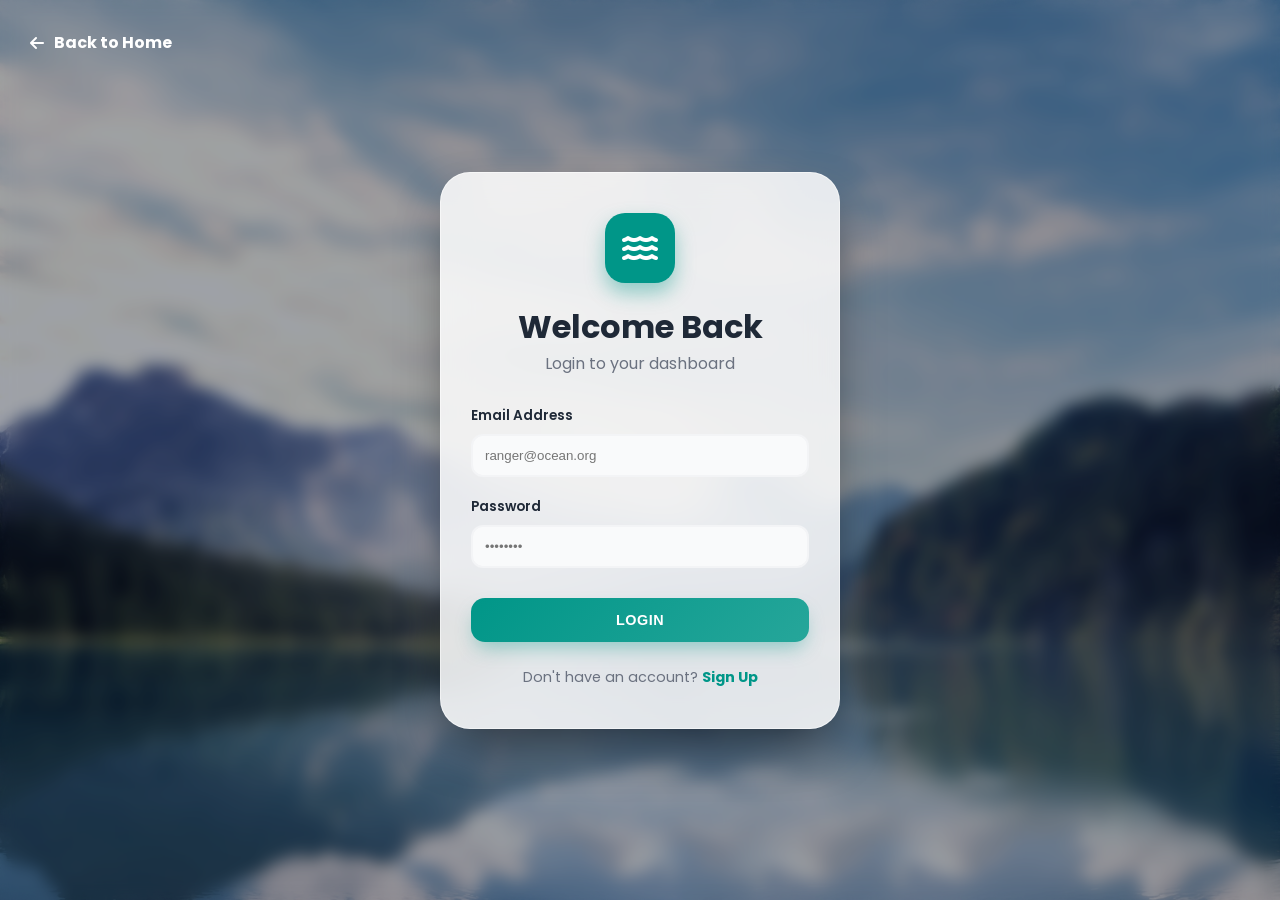
<file: login.html>
<!DOCTYPE html>
<html lang="en">
<head>
    <meta charset="UTF-8">
    <meta name="viewport" content="width=device-width, initial-scale=1.0">
    <title>Login - AgostTrack</title>
    <link rel="icon" type="image/png" href="logo.png">
    <link href="https://fonts.googleapis.com/css2?family=Poppins:wght@300;400;500;600;700;800&display=swap" rel="stylesheet">
    <link rel="stylesheet" href="https://cdnjs.cloudflare.com/ajax/libs/font-awesome/6.4.0/css/all.min.css">
    <link rel="stylesheet" href="style.css">

</head>
<body>
<div class="auth-bg">
        <a href="index.html" style="position: absolute; top: 30px; left: 30px; color: white; text-decoration: none; font-weight: 700; z-index: 10; display: flex; align-items: center; gap: 10px;">
            <i class="fa-solid fa-arrow-left"></i> Back to Home
        </a>
        
        <div class="auth-card">
            <div style="text-align: center; margin-bottom: 30px;">
                <div style="width: 70px; height: 70px; background: var(--primary); border-radius: 20px; display: flex; align-items: center; justify-content: center; margin: 0 auto 20px; font-size: 2rem; color: white; box-shadow: 0 10px 20px rgba(0, 150, 136, 0.4);">
                    <i class="fa-solid fa-water"></i>
                </div>
                <h2 style="font-size: 2rem; font-weight: 700; color: #1f2937;">Welcome Back</h2>
                <p style="color: #6b7280;">Login to your dashboard</p>
            </div>
            
            <!-- UPDATE 1: Added action and method -->
            <form id="login-form" action="php/login.php" method="POST">
                <div class="input-group">
                    <label>Email Address</label>
                    <!-- UPDATE 2: Added name="email" -->
                    <input type="email" id="login-email" name="email" required placeholder="ranger@ocean.org">
                </div>
                <div class="input-group">
                    <label>Password</label>
                    <!-- UPDATE 3: Added name="password" -->
                    <input type="password" id="login-password" name="password" required placeholder="••••••••">
                </div>
                <p class="error-text" style="color: #ef4444; text-align: center; margin-bottom: 15px; font-weight: 500; display: none;"></p>
                <button type="submit" class="btn btn-primary" style="width: 100%; margin-top: 10px;">LOGIN</button>
            </form>
            
            <div style="margin-top: 25px; text-align: center; font-size: 0.9rem; color: #6b7280;">
                Don't have an account? 
                <a href="signup.html" style="color: var(--primary); font-weight: 700; text-decoration: none;">Sign Up</a>
            </div>
        </div>
    </div>
    <script src="script.js"></script>
</body>
</html>
</file>
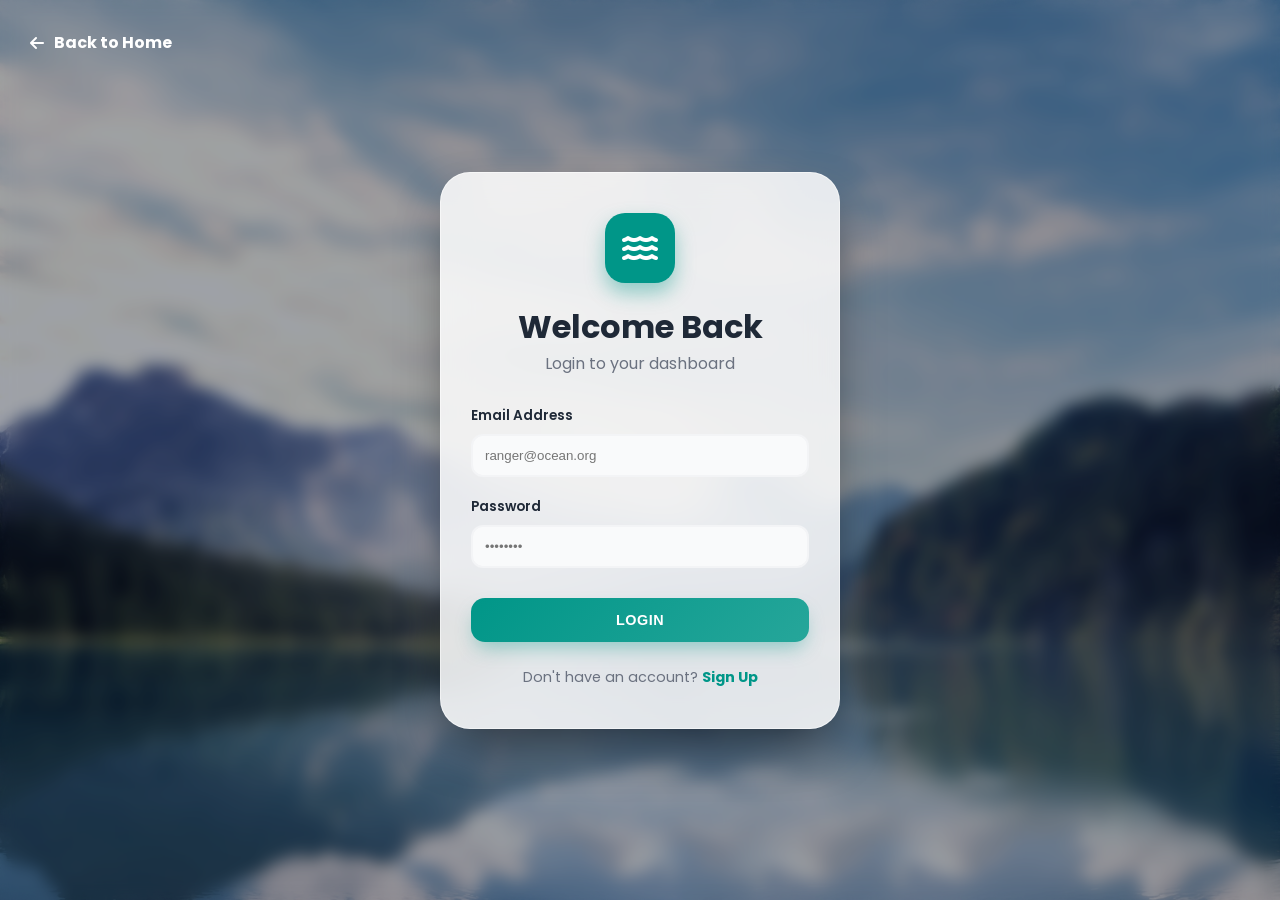
<file: profile.html>
<!DOCTYPE html>
<html lang="en">
<head>
    <meta charset="UTF-8">
    <meta name="viewport" content="width=device-width, initial-scale=1.0">
    <title>Profile - AgosTrack</title>
    <link rel="icon" type="image/png" href="logo.png">
    <link rel="stylesheet" href="https://cdnjs.cloudflare.com/ajax/libs/font-awesome/6.4.0/css/all.min.css">
    <link href="https://fonts.googleapis.com/css2?family=Poppins:wght@300;400;500;600;700;800&display=swap" rel="stylesheet">
    <link rel="stylesheet" href="style.css">
</head>
<body>
    <div id="app-view">
        <div class="mobile-app-header">
            <button class="mobile-menu-btn"><i class="fa-solid fa-bars"></i></button>
            <span style="font-weight: 800; font-size: 1.2rem; color: #009688;">AgosTrack</span>
        </div>
        <div class="sidebar-overlay"></div>

        <aside id="sidebar">
            <div class="sidebar-header">
                <i class="fa-solid fa-water" style="color: var(--primary);"></i> <span>AgosTrack</span>
                <i class="fa-solid fa-xmark close-sidebar-btn" style="display: none;"></i>
            </div>
            <nav class="nav-menu">
                <a href="dashboard.html" class="menu-btn"><i class="fa-solid fa-chart-pie"></i> Dashboard</a>
                <a href="map.html" class="menu-btn"><i class="fa-solid fa-map-location-dot"></i> Coastal Map</a>
                <a href="report.html" class="menu-btn"><i class="fa-solid fa-pen-to-square"></i> Submit Report</a>
                <a href="profile.html" class="menu-btn active-nav"><i class="fa-solid fa-user"></i> My Profile</a>
                <button onclick="app.logout()" class="menu-btn logout-btn"><i class="fa-solid fa-right-from-bracket"></i> Logout</button>
            </nav>
        </aside>

        <main>
            <h2 class="page-title">Ranger Profile</h2>
            
            <div class="grid-2" style="grid-template-columns: 1fr 2fr;">
                <div class="card text-center" style="height: fit-content;">
                    <div class="user-avatar large" id="profile-initials-large" style="width: 100px; height: 100px; font-size: 2.5rem; margin: 0 auto 20px; border-radius: 50%; display: flex; align-items: center; justify-content: center; background: var(--primary); color: white;">JD</div>
                    <img src="" id="profile-img-large" class="user-avatar-img large hidden-section" alt="Profile" style="width: 100px; height: 100px; margin: 0 auto 20px; border-radius: 50%; object-fit: cover;">
                    <h3 id="profile-name" style="font-size: 1.5rem; font-weight: 700;">Juan</h3>
                    <p class="role-text" style="color: var(--primary); font-weight: 600; letter-spacing: 1px;">VOLUNTEER RANGER</p>
                    
                    <div style="text-align: left; margin-top: 30px; background: #f9fafb; padding: 20px; border-radius: 16px;">
                        <p id="display-bio" style="font-style: italic; color: #6b7280; margin-bottom: 15px;">"No bio set yet."</p>
                        <div style="display: flex; justify-content: space-between; margin-bottom: 5px;"><strong>Birthday:</strong> <span id="display-birthday">-</span></div>
                        <div style="display: flex; justify-content: space-between;"><strong>Age:</strong> <span id="display-age">-</span></div>
                    </div>
                    <button onclick="app.openEditProfile()" class="btn btn-outline" style="width: 100%; margin-top: 20px; border-radius: 12px;"><i class="fa-solid fa-pen"></i> Edit Profile</button>
                </div>

                <div class="card">
                    <h3 style="font-size: 1.2rem; font-weight: 700; margin-bottom: 20px;">Submission History</h3>
                    <div style="overflow-x: auto;">
                        <table id="history-table" style="width: 100%; text-align: left; border-collapse: collapse;">
                            <thead>
                                <tr style="border-bottom: 2px solid #f3f4f6;">
                                    <th style="padding: 15px; color: #9ca3af;">Date</th>
                                    <th style="padding: 15px; color: #9ca3af;">Location</th>
                                    <th style="padding: 15px; color: #9ca3af;">Type</th>
                                    <th style="padding: 15px; color: #9ca3af;">Action</th>
                                </tr>
                            </thead>
                            <tbody id="history-table-body"></tbody>
                        </table>
                    </div>
                    <p id="empty-history-msg" style="text-align: center; color: #9ca3af; margin-top: 30px;">No reports submitted yet.</p>
                </div>
            </div>
        </main>
    </div>

    <!-- EDIT PROFILE MODAL (Updated with PHP Form logic) -->
    <div id="edit-profile-modal" class="modal-overlay hidden-section">
        <div class="modal-content">
            <div class="modal-header" style="display: flex; justify-content: space-between; margin-bottom: 20px;">
                <span style="font-weight: 700; font-size: 1.2rem;">Edit Profile</span>
                <span class="close-modal" onclick="app.closeEditProfile()" style="cursor: pointer;"><i class="fa-solid fa-xmark"></i></span>
            </div>
            
            <!-- PHP FORM CONNECTION: action, method, and enctype added -->
            <form id="edit-profile-form" action="php/profile.php" method="POST" enctype="multipart/form-data">
                
                <div class="input-group">
                    <label>Profile Picture</label>
                    <input type="file" id="edit-image" name="profilePic" accept="image/*">
                </div>
                
                <div class="input-group">
                    <label>Full Name</label>
                    <input type="text" id="edit-name" name="name" required>
                </div>
                
                <div class="input-group">
                    <label>Bio</label>
                    <textarea id="edit-bio" name="bio" rows="3"></textarea>
                </div>
                
                <div class="input-row">
                    <div class="input-group" style="flex: 2;">
                        <label>Birthday</label>
                        <input type="date" id="edit-birthday" name="birthday">
                    </div>
                    <div class="input-group" style="flex: 1;">
                        <label>Age</label>
                        <input type="number" id="edit-age" name="age">
                    </div>
                </div>
                
                <div class="input-group">
                    <label>Email (Cannot be changed)</label>
                    <!-- Email is readonly so users can't accidentally change their primary key -->
                    <input type="email" id="edit-email" readonly style="background: #f3f4f6;">
                </div>
                
                <div class="input-group">
                    <label>New Password</label>
                    <input type="password" id="edit-password" name="password" placeholder="Leave blank to keep current">
                </div>
                
                <!-- Changed to type="submit" so it triggers the PHP action -->
                <button type="submit" class="btn btn-primary" style="margin-top: 20px;">Save Changes</button>
            </form>
        </div>
    </div>

    <!-- DELETE CONFIRMATION MODAL -->
    <div id="delete-modal" class="modal-overlay hidden-section">
        <div class="modal-content" style="text-align: center; max-width: 350px;">
            <div style="width: 60px; height: 60px; background: #fee2e2; color: #ef4444; border-radius: 50%; display: flex; align-items: center; justify-content: center; font-size: 1.5rem; margin: 0 auto 20px auto;">
                <i class="fa-solid fa-trash-can"></i>
            </div>
            <h3 style="margin-bottom: 10px; color: #1f2937;">Delete Report?</h3>
            <p style="color: #6b7280; font-size: 0.95rem; margin-bottom: 25px;">
                This action cannot be undone. Are you sure you want to delete this report?
            </p>
            <div style="display: flex; gap: 10px;">
                <button onclick="app.closeDeleteModal()" class="btn btn-outline" style="flex:1;">Cancel</button>
                <button onclick="app.confirmDelete()" class="btn" style="background: #ef4444; color: white; flex:1; border:none; box-shadow: 0 10px 20px -5px rgba(239, 68, 68, 0.4);">Delete</button>
            </div>
        </div>
    </div>

    <style>
        .hidden-section { display: none !important; }
    </style>

    <!-- CUSTOM CONFIRM DELETE MODAL -->
<div id="confirm-delete-modal" class="modal-overlay hidden-section">
    <div class="modal-content" style="max-width: 400px; text-align: center; padding: 30px;">
        <div style="width: 60px; height: 60px; background: #fee2e2; border-radius: 50%; display: flex; align-items: center; justify-content: center; margin: 0 auto 20px;">
            <i class="fa-solid fa-triangle-exclamation" style="font-size: 1.8rem; color: #ef4444;"></i>
        </div>
        <h3 style="font-size: 1.2rem; font-weight: 700; color: #1e293b; margin-bottom: 10px;">Delete Report</h3>
        <p style="color: #64748b; margin-bottom: 25px; font-size: 0.95rem;">Are you sure you want to completely delete this record? This action cannot be undone.</p>
        <div style="display: flex; gap: 15px;">
            <button onclick="app.closeDeleteModal()" class="btn btn-outline" style="flex: 1; padding: 10px; border-radius: 8px; cursor: pointer; border: 1px solid #cbd5e1; background: white;">Cancel</button>
            <button onclick="app.executeDelete()" class="btn" style="flex: 1; padding: 10px; border-radius: 8px; cursor: pointer; background: #ef4444; color: white; border: none; font-weight: 600;">Yes, Delete</button>
        </div>
    </div>
</div>
    <script src="script.js"></script>
</body>
</html>
</file>
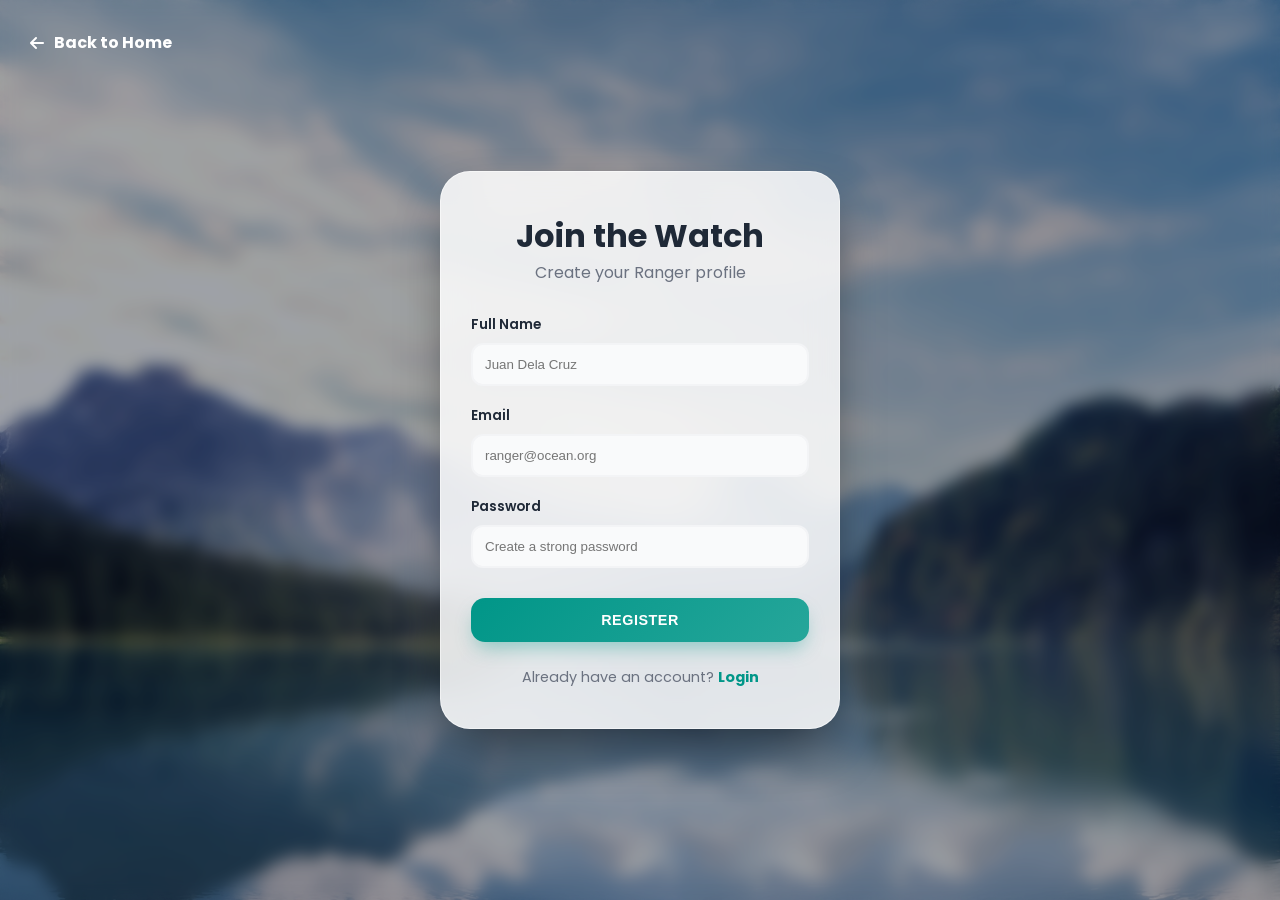
<file: signup.html>
<!DOCTYPE html>
<html lang="en">
<head>
    <meta charset="UTF-8">
    <meta name="viewport" content="width=device-width, initial-scale=1.0">
    <title>Sign Up - AgostTrack</title>
    <link rel="icon" type="image/png" href="logo.png">
    <link href="https://fonts.googleapis.com/css2?family=Poppins:wght@300;400;500;600;700;800&display=swap" rel="stylesheet">
    <link rel="stylesheet" href="https://cdnjs.cloudflare.com/ajax/libs/font-awesome/6.4.0/css/all.min.css">
    <link rel="stylesheet" href="style.css">
</head>
<body>
    <div class="auth-bg">
        <a href="index.html" style="position: absolute; top: 30px; left: 30px; color: white; text-decoration: none; font-weight: 700; z-index: 10; display: flex; align-items: center; gap: 10px;">
            <i class="fa-solid fa-arrow-left"></i> Back to Home
        </a>

        <div class="auth-card">
            <div style="text-align: center; margin-bottom: 30px;">
                <h2 style="font-size: 2rem; font-weight: 700; color: #1f2937;">Join the Watch</h2>
                <p style="color: #6b7280;">Create your Ranger profile</p>
            </div>
            
            <!-- UPDATED ACTION PATH HERE -->
            <form id="signup-form" action="php/signup.php" method="POST">
                <div class="input-group">
                    <label>Full Name</label>
                    <input type="text" id="signup-name" name="fullname" required placeholder="Juan Dela Cruz">
                </div>
                <div class="input-group">
                    <label>Email</label>
                    <input type="email" id="signup-email" name="email" required placeholder="ranger@ocean.org">
                </div>
                <div class="input-group">
                    <label>Password</label>
                    <input type="password" id="signup-password" name="password" required placeholder="Create a strong password">
                </div>
                <button type="submit" class="btn btn-primary" style="width: 100%; margin-top: 10px;">REGISTER</button>
            </form>
            
            <div style="margin-top: 25px; text-align: center; font-size: 0.9rem; color: #6b7280;">
                Already have an account? 
                <a href="login.html" style="color: var(--primary); font-weight: 700; text-decoration: none;">Login</a>
            </div>
        </div>
    </div>
    <script src="script.js"></script>
</body>
</html>
</file>
<file: style.css>
/*global design*/

@import url('https://fonts.googleapis.com/css2?family=Poppins:wght@300;400;500;600;700;800&display=swap');

:root {
    --bg-body: #eefdfc;        
    --sidebar-bg: #e0f2f1;     
    --primary: #009688;        /* Teal Green */
    --primary-dark: #00796b;
    --accent: #26a69a;
    --text-dark: #1f2937;      
    --text-light: #6b7280;     
    --white: #ffffff;
    
    /* Shadows & Radius */
    --card-shadow: 0 20px 25px -5px rgba(0, 0, 0, 0.05), 0 10px 10px -5px rgba(0, 0, 0, 0.01);
    --glass-shadow: 0 8px 32px 0 rgba(0, 0, 0, 0.3);
    --card-radius: 24px;       
    --sidebar-width: 260px;
}

* { box-sizing: border-box; margin: 0; padding: 0; }

body {
    font-family: 'Poppins', sans-serif;
    background: linear-gradient(135deg, #e0f7fa 0%, #f1f8e9 100%);
    color: var(--text-dark);
    -webkit-font-smoothing: antialiased;
    min-height: 100vh;
}
/* Hero Background (Landing) */
.hero-bg {
    background: linear-gradient(rgba(0, 50, 50, 0.5), rgba(0, 50, 50, 0.6)), url('resources/riverr.jpg');
    background-size: cover; background-position: center; background-attachment: fixed;
    min-height: 100vh; display: flex; flex-direction: column;
    align-items: center; justify-content: center; text-align: center; color: white;
}

.hero-title { font-size: 5rem; font-weight: 800; letter-spacing: -2px; margin-bottom: 5px; text-shadow: 0 4px 20px rgba(0,0,0,0.3); }
.hero-subtitle { font-size: 1.5rem; font-weight: 400; margin-bottom: 40px; letter-spacing: 3px; text-transform: uppercase; opacity: 0.9; }

/* Landing Navigation */
#main-nav {
    display: flex; justify-content: space-between; align-items: center;
    padding: 20px 40px; position: fixed; width: 100%; top: 0; z-index: 100;
    transition: 0.3s; color: white;
}
#main-nav.scrolled {
    background: rgba(250, 250, 250, 0.95);
    backdrop-filter: blur(10px);
    padding: 15px 40px;
    color: #1f2937;
    box-shadow: 0 4px 20px rgba(0,0,0,0.05);
}

/* Auth Background (Login/Signup) */
.auth-bg {
    background: url('resources/river.jpg') no-repeat center center/cover;
    height: 100vh; 
    display: flex; 
    align-items: center; 
    justify-content: center;
    position: relative;
}

/* This adds the dark, blurry overlay on top of the ocean image */
.auth-bg::before { 
    content: ''; 
    position: absolute; 
    inset: 0; 
    background: rgba(15, 23, 42, 0.4); 
    backdrop-filter: blur(8px); 
}

/* Auth Card Glass (The actual white box holding the form) */
.auth-card {
    background: rgba(255, 255, 255, 0.85); 
    backdrop-filter: blur(15px);
    padding: 40px 30px; /* Reduced padding for mobile */
    border-radius: 30px; 
    
    /* THE KEY FIX: */
    width: 90%;          /* Uses 90% of the screen on small phones */
    max-width: 400px;    /* Stops growing once it reaches 400px on desktop */
    
    box-shadow: 0 25px 50px -12px rgba(0, 0, 0, 0.5); 
    position: relative; 
    z-index: 2;
    border: 1px solid rgba(255,255,255,0.5);
    margin: 20px;        /* Adds a little breathing room around the card */
}

/* Ensure inputs don't stretch the card */
.auth-card input {
    width: 100%;
    box-sizing: border-box; /* Ensures padding doesn't add to the width */
}


/* Landing Page Icons */
.icon-circle { width: 70px; height: 70px; border-radius: 50%; display: flex; align-items: center; justify-content: center; font-size: 1.8rem; margin: 0 auto 20px; }
.icon-red { background: rgba(239, 68, 68, 0.2); color: #ef4444; }
.icon-yellow { background: rgba(245, 158, 11, 0.2); color: #f59e0b; }
.icon-teal { background: rgba(20, 184, 166, 0.2); color: #14b8a6; }

/* Glass Cards (Landing Crisis Section) */
.glass-card {
    background: rgba(255, 255, 255, 0.1); backdrop-filter: blur(12px);
    -webkit-backdrop-filter: blur(12px); border: 1px solid rgba(255, 255, 255, 0.2);
    border-radius: 20px; padding: 40px 20px; text-align: center;
    transition: transform 0.3s ease, background 0.3s ease;
    box-shadow: var(--glass-shadow);
}
.glass-card:hover { transform: translateY(-10px); background: rgba(255, 255, 255, 0.15); }
.glass-card h3 { color: #ffffff; font-size: 2.5rem; font-weight: 800; margin: 15px 0; }
.glass-card p { color: #cbd5e1; font-size: 1rem; font-weight: 500; text-transform: uppercase; letter-spacing: 1px; }

/* Scroll Button */
.scroll-down-btn { font-size: 2rem; color: white; animation: bounce 2s infinite; background: none; border: none; cursor: pointer; }
@keyframes bounce { 0%, 100% { transform: translateY(0); } 50% { transform: translateY(-10px); } }

/* Sections */
.section { padding: 100px 20px; }
.bg-white { background: #f8fafc; }
.bg-dark { background: #0f172a; color: white; }
.container { max-width: 1200px; margin: 0 auto; }
.section-label { color: var(--primary); font-weight: 700; letter-spacing: 1px; font-size: 0.9rem; margin-bottom: 10px; display: block; }
.section-heading { font-size: 2.8rem; font-weight: 700; margin-bottom: 20px; line-height: 1.1; color: #1f2937; }
.white-text { color: white !important; }
.info-text { font-size: 1.1rem; line-height: 1.8; color: #4b5563; margin-bottom: 30px; }
.info-card { background: white; padding: 25px; border-left: 5px solid var(--primary); border-radius: 12px; box-shadow: 0 10px 30px -5px rgba(0,0,0,0.05); }
.info-image { width: 100%; border-radius: 24px; box-shadow: 0 20px 50px -10px rgba(0,0,0,0.2); }

/* --- GLASS BUTTON (Join Initiative) --- */
.cta-btn {
    background: rgba(255, 255, 255, 0.1); 
    backdrop-filter: blur(10px); -webkit-backdrop-filter: blur(10px);
    border: 1px solid rgba(255, 255, 255, 0.3); color: white;
    padding: 18px 50px; border-radius: 50px;
    font-size: 1.1rem; font-weight: 800; letter-spacing: 1px; text-transform: uppercase;
    cursor: pointer; transition: all 0.3s ease;
    box-shadow: 0 10px 20px rgba(0, 0, 0, 0.2);
}
.cta-btn:hover {
    background: rgba(0, 150, 136, 0.3); border-color: #009688;
    transform: translateY(-3px) scale(1.02);
    box-shadow: 0 0 25px rgba(0, 150, 136, 0.5);
}

#app-view { display: flex; min-height: 100vh; }

#sidebar {
    width: var(--sidebar-width);
    background: rgba(255, 255, 255, 0.6);
    backdrop-filter: blur(20px);
    border-right: 1px solid rgba(255,255,255,0.8);
    position: fixed; height: 100vh; z-index: 1000;
    padding: 30px 20px; display: flex; flex-direction: column;
    transition: transform 0.3s cubic-bezier(0.4, 0, 0.2, 1);
}

.sidebar-header {
    font-size: 1.4rem; font-weight: 800; color: var(--text-dark);
    margin-bottom: 40px; display: flex; align-items: center; gap: 10px; padding-left: 10px;
}

.sidebar-user { display: none; }

.nav-menu { display: flex; flex-direction: column; gap: 10px; }

.menu-btn {
    display: flex; align-items: center; gap: 15px; padding: 16px 20px;
    color: var(--text-light); text-decoration: none; font-weight: 600;
    font-size: 0.95rem; border-radius: 16px; transition: all 0.3s ease;
}
.menu-btn:hover { background: rgba(0, 150, 136, 0.1); color: var(--primary); transform: translateX(5px); }
.menu-btn.active-nav { background: var(--primary); color: white; box-shadow: 0 10px 20px -5px rgba(0, 150, 136, 0.4); }

.logout-btn { margin-top: auto; color: #ef4444; background: rgba(254, 226, 226, 0.5); }
.logout-btn:hover { background: #fee2e2; color: #dc2626; }

main {
    margin-left: var(--sidebar-width); flex: 1; padding: 40px 50px;
    width: calc(100% - var(--sidebar-width));
}

.page-title { font-size: 2.5rem; font-weight: 700; color: #111827; margin-bottom: 10px; letter-spacing: -1px; }
.text-center { text-align: center; }

/* --- CARDS & WIDGETS --- */
.card {
    background: rgba(255, 255, 255, 0.8); backdrop-filter: blur(10px);
    padding: 30px; border-radius: var(--card-radius);
    box-shadow: var(--card-shadow); border: 1px solid rgba(255,255,255,0.6);
    transition: transform 0.3s ease, box-shadow 0.3s ease;
}
.card:hover { transform: translateY(-5px); box-shadow: 0 25px 30px -5px rgba(0, 0, 0, 0.08); }

.grid-3 { display: grid; grid-template-columns: repeat(auto-fit, minmax(280px, 1fr)); gap: 30px; margin-bottom: 30px; }
.grid-2 { display: grid; grid-template-columns: 2fr 1fr; gap: 30px; }
.grid-landing { display: grid; grid-template-columns: 1fr 1fr; gap: 60px; align-items: center; }

.weather-widget { background: linear-gradient(120deg, #e0f2f1 0%, #b2dfdb 100%); color: var(--text-dark); position: relative; overflow: hidden; }
.widget-title { font-size: 0.9rem; font-weight: 600; color: var(--text-light); text-transform: uppercase; letter-spacing: 1px; margin-bottom: 15px; }
.weather-flex { display: flex; align-items: center; justify-content: space-between; }
.weather-temp { font-size: 3.5rem; font-weight: 700; color: var(--primary-dark); }
.weather-loc { font-size: 1.1rem; font-weight: 600; color: var(--text-light); }
.weather-icon { font-size: 4rem; color: var(--primary); filter: drop-shadow(0 10px 10px rgba(0,150,136,0.2)); }

.stat-card { display: flex; flex-direction: column; justify-content: space-between; height: 100%; position: relative; overflow: hidden; background: white; padding: 25px; border-radius: 24px; box-shadow: 0 10px 25px -5px rgba(0, 0, 0, 0.05); }
.stat-card::before { content: ''; position: absolute; top: -50px; right: -50px; width: 100px; height: 100px; border-radius: 50%; background: currentColor; opacity: 0.1; }
.stat-label { font-size: 0.9rem; font-weight: 600; color: var(--text-light); text-transform: uppercase; }
.stat-value { font-size: 3rem; font-weight: 800; color: var(--text-dark); margin: 10px 0; }
.stat-icon { width: 60px; height: 60px; border-radius: 18px; display: flex; align-items: center; justify-content: center; font-size: 1.8rem; align-self: flex-end; }
.stat-card.red .stat-icon { background: #fee2e2; color: #ef4444; }
.stat-card.teal .stat-icon { background: #ccfbf1; color: #0d9488; }

.feed-container { max-height: 400px; overflow-y: auto; display: flex; flex-direction: column; gap: 15px; }
.chart-container { position: relative; height: 300px; width: 100%; }

/* --- MAP & FORMS --- */
#map, #picker-map { height: 600px; width: 100%; border-radius: var(--card-radius); box-shadow: var(--card-shadow); z-index: 1; }
#picker-map { height: 350px; }

.form-card { background: white; }

/* Form Layout Fixes */
.input-row { display: flex; gap: 20px; margin-bottom: 20px; }
.input-group { display: flex; flex-direction: column; width: 100%; margin-bottom: 20px; }
.input-group label { color: var(--text-dark); font-weight: 600; margin-bottom: 8px; font-size: 0.85rem; }

input, select, textarea {
    background: #f9fafb; border: 2px solid #f3f4f6; border-radius: 12px;
    padding: 12px; color: var(--text-dark); font-weight: 500; transition: 0.2s; width: 100%;
}
input:focus, select:focus { background: white; border-color: var(--primary); outline: none; box-shadow: 0 0 0 4px rgba(0, 150, 136, 0.1); }
input[type="file"] { padding: 10px; background: white; height: auto; }

/* Report Types */
.report-type-grid { display: flex; gap: 15px; margin-bottom: 25px; }
.type-label { flex: 1; cursor: pointer; }
.type-option { border: 2px solid #f3f4f6; padding: 20px; border-radius: 16px; text-align: center; transition: all 0.2s; }
.type-option:hover { transform: translateY(-2px); border-color: var(--primary); }
input[type="radio"]:checked + .type-option.pollution { border-color: #ef4444; background: #fef2f2; }
input[type="radio"]:checked + .type-option.marine { border-color: #0ea5e9; background: #f0f9ff; }

/* Buttons */
.btn { padding: 14px 28px; border-radius: 14px; font-weight: 600; letter-spacing: 0.5px; text-transform: uppercase; font-size: 0.9rem; border: none; cursor: pointer; transition: 0.3s; }
.btn-primary { background: linear-gradient(135deg, var(--primary) 0%, var(--accent) 100%); color: white; box-shadow: 0 10px 20px -5px rgba(0, 150, 136, 0.4); }
.btn-primary:hover { transform: translateY(-2px); box-shadow: 0 15px 25px -5px rgba(0, 150, 136, 0.5); }
.btn-outline { background: white; border: 2px solid #e5e7eb; color: var(--text-light); }
.btn-outline:hover { border-color: var(--primary); color: var(--primary); }

/* --- MODAL & TOASTS --- */
.modal-overlay { 
    position: fixed; inset: 0; 
    background: rgba(0,0,0,0.4); backdrop-filter: blur(5px); 
    z-index: 2000; display: flex; align-items: center; justify-content: center; 
}

.modal-content { 
    background: white; padding: 30px; border-radius: 24px; 
    box-shadow: 0 50px 100px -20px rgba(0,0,0,0.25); 
    width: 90%; max-width: 500px; 
    max-height: 85vh; overflow-y: auto; 
    animation: popIn 0.3s cubic-bezier(0.175, 0.885, 0.32, 1.275); 
}
@keyframes popIn { from { transform: scale(0.8); opacity: 0; } to { transform: scale(1); opacity: 1; } }

.toast { position: fixed; bottom: 40px; right: 40px; padding: 16px 24px; border-radius: 16px; color: white; font-weight: 600; box-shadow: 0 20px 25px -5px rgba(0,0,0,0.1); z-index: 3000; animation: slideUp 0.4s ease; }
@keyframes slideUp { from { transform: translateY(100%); opacity: 0; } to { transform: translateY(0); opacity: 1; } }

/* --- MAP LEGEND --- */
.map-legend {
    position: absolute;
    bottom: 30px;
    right: 30px;
    background: rgba(255, 255, 255, 0.85); /* Semi-transparent white */
    backdrop-filter: blur(12px);           /* Glass Blur */
    padding: 20px;
    border-radius: 20px;
    box-shadow: 0 10px 30px rgba(0,0,0,0.15);
    border: 1px solid rgba(255,255,255,0.5);
    z-index: 500; /* Ensures it sits ON TOP of the map */
    min-width: 220px;
}

.map-legend h4 {
    margin-bottom: 15px;
    font-weight: 800;
    color: var(--text-dark);
    font-size: 1rem;
    text-transform: uppercase;
    letter-spacing: 0.5px;
}

.legend-item {
    display: flex;
    align-items: center;
    gap: 12px;
    margin-bottom: 10px;
    font-size: 0.95rem;
    color: var(--text-dark);
    font-weight: 500;
}

.legend-item i { font-size: 1.2rem; }

/* --- 🏆 BADGE & UPGRADE STYLES --- */

/* Dashboard Badge */
.badge-pill {
    background: linear-gradient(135deg, #f59e0b 0%, #d97706 100%);
    color: white;
    padding: 8px 16px;
    border-radius: 50px;
    font-size: 0.9rem;
    font-weight: 700;
    box-shadow: 0 4px 10px rgba(245, 158, 11, 0.3);
    display: flex; align-items: center; gap: 8px;
    animation: popIn 0.5s cubic-bezier(0.175, 0.885, 0.32, 1.275);
}

/* Special "Level Up" Toast (Gold) */
.toast.upgrade {
    background: linear-gradient(135deg, #FFD700 0%, #FFA500 100%) !important;
    color: #fff !important;
    box-shadow: 0 10px 25px rgba(255, 165, 0, 0.5) !important;
    border: 1px solid rgba(255,255,255,0.4);
    font-size: 1rem;
    padding: 20px 30px;
}

/* Badge Icons */
.fa-medal { color: #fff; }

/* =========================================
   📱 MOBILE RESPONSIVENESS
   ========================================= */
.mobile-app-header { 
    display: none; 
    position: fixed; top: 0; left: 0; width: 100%; height: 60px; /* Compact */
    background: rgba(255,255,255,0.95); backdrop-filter: blur(10px); 
    z-index: 1100; align-items: center; justify-content: space-between; 
    padding: 0 20px; box-shadow: 0 2px 10px rgba(0,0,0,0.05);
}
.mobile-menu-btn { background: none; border: none; font-size: 1.4rem; color: var(--text-dark); cursor: pointer; padding: 5px; }
.sidebar-overlay { display: none; position: fixed; inset: 0; background: rgba(0,0,0,0.4); backdrop-filter: blur(3px); z-index: 1050; }
.hidden-section { display: none !important; }

@media (max-width: 1024px) {
    #sidebar { transform: translateX(-100%); background: white; z-index: 1200; box-shadow: 5px 0 25px rgba(0,0,0,0.1); }
    #sidebar.open { transform: translateX(0); }
    .sidebar-overlay.open { display: block; }
    
    main { margin-left: 0; width: 100%; padding: 80px 20px 20px 20px; }
    
    .mobile-app-header { display: flex; }
    .close-sidebar-btn { display: block !important; font-size: 1.5rem; cursor: pointer; color: var(--text-dark); margin-left: auto; }
    
    .grid-2, .grid-landing { grid-template-columns: 1fr; gap: 20px; }
    .input-row { flex-direction: column; gap: 0; }
    
    .hero-title { font-size: 3rem; }
    .page-title { font-size: 1.8rem; }
}

/* MOBILE RESPONSIVE PROFILE FIX */
@media (max-width: 768px) {
    
    .grid-2 { 
        display: flex !important;
        flex-direction: column !important; 
        gap: 20px;
    }

   
    .grid-2 > .card {
        width: 100% !important;
        margin-left: 0 !important;
    }

   
    .history-table-container {
        overflow-x: auto;
        width: 100%;
    }
}



/* --- LEAFLET POPUP CSS OVERRIDES --- */
.leaflet-popup-content h4 {
    -webkit-text-stroke: 0 !important;
    color: #1f2937 !important;
    text-shadow: none !important;
    font-weight: 700 !important;
}

.leaflet-popup-content p, 
.leaflet-popup-content strong {
    -webkit-text-stroke: 0 !important;
    color: #475569 !important;
    text-shadow: none !important;
}

.leaflet-popup-content strong {
    color: #0f172a !important; /* Makes the name and status slightly darker */
}
</file>
